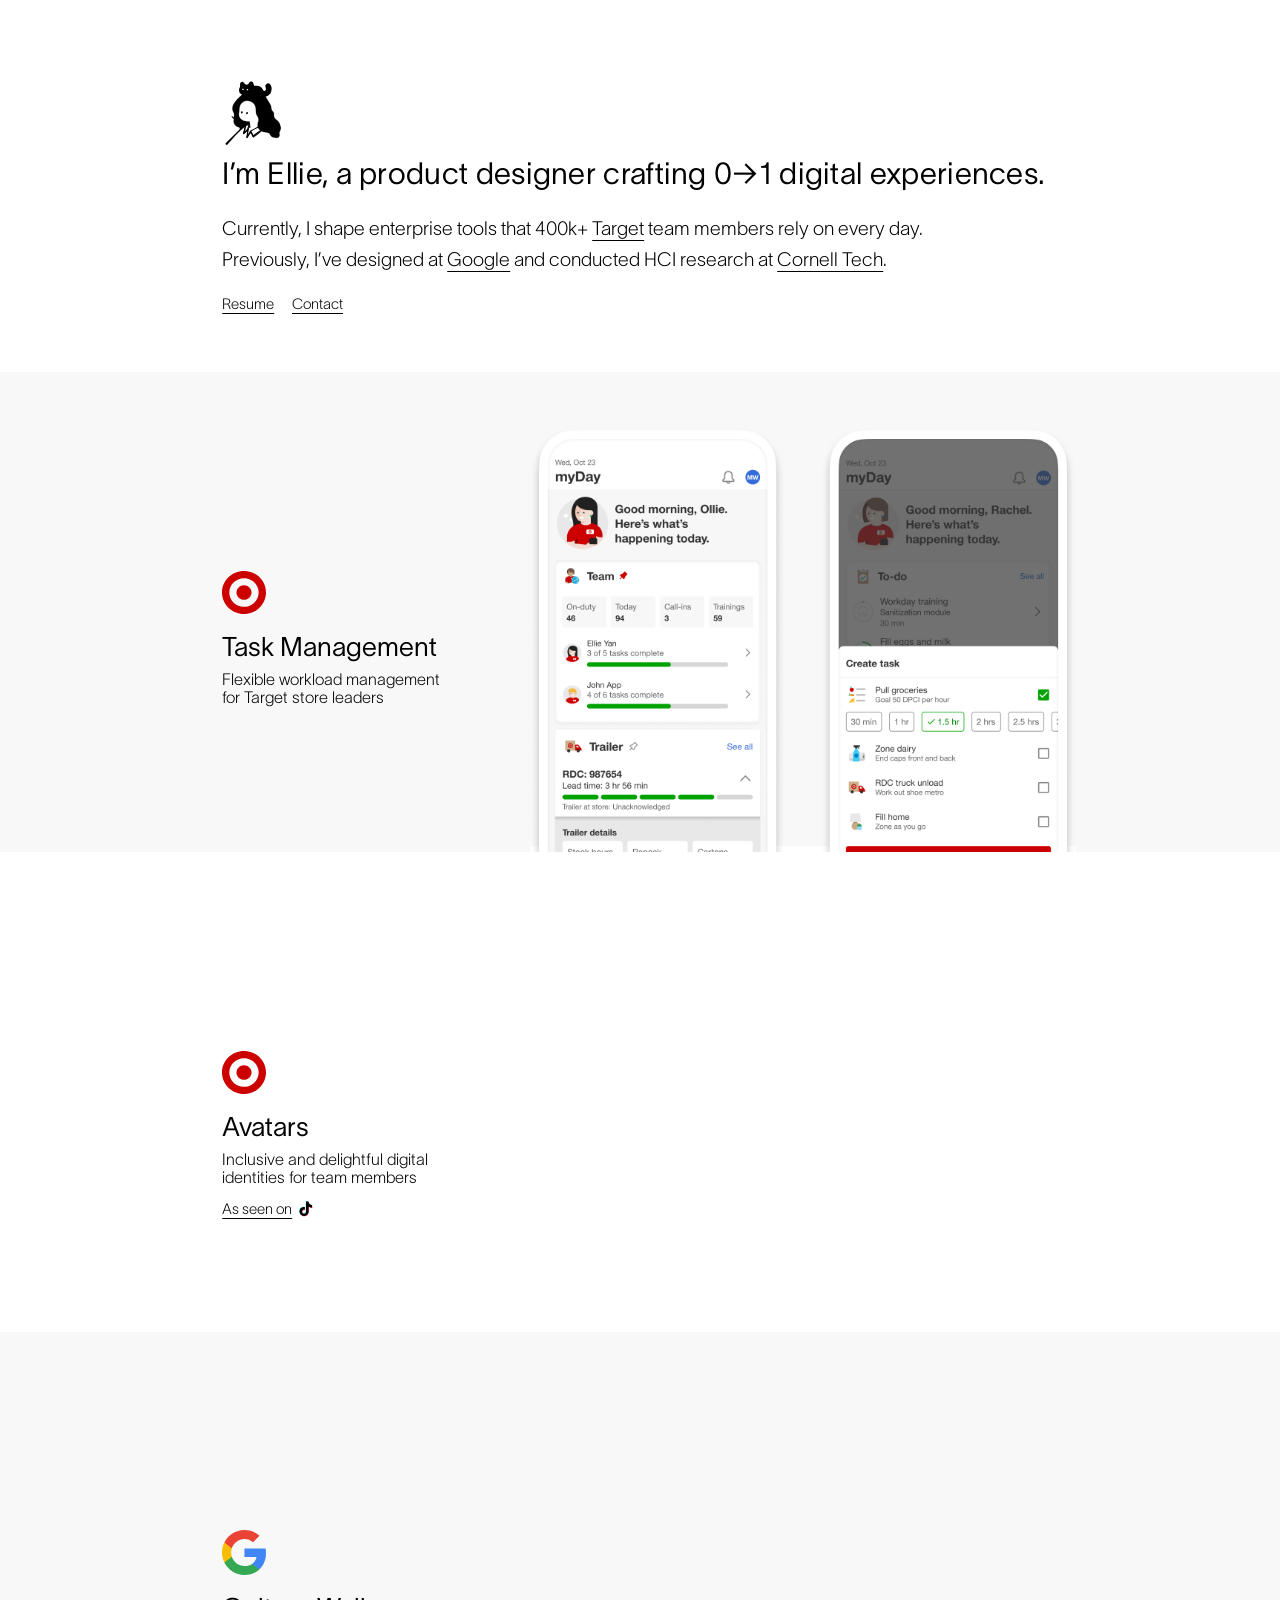
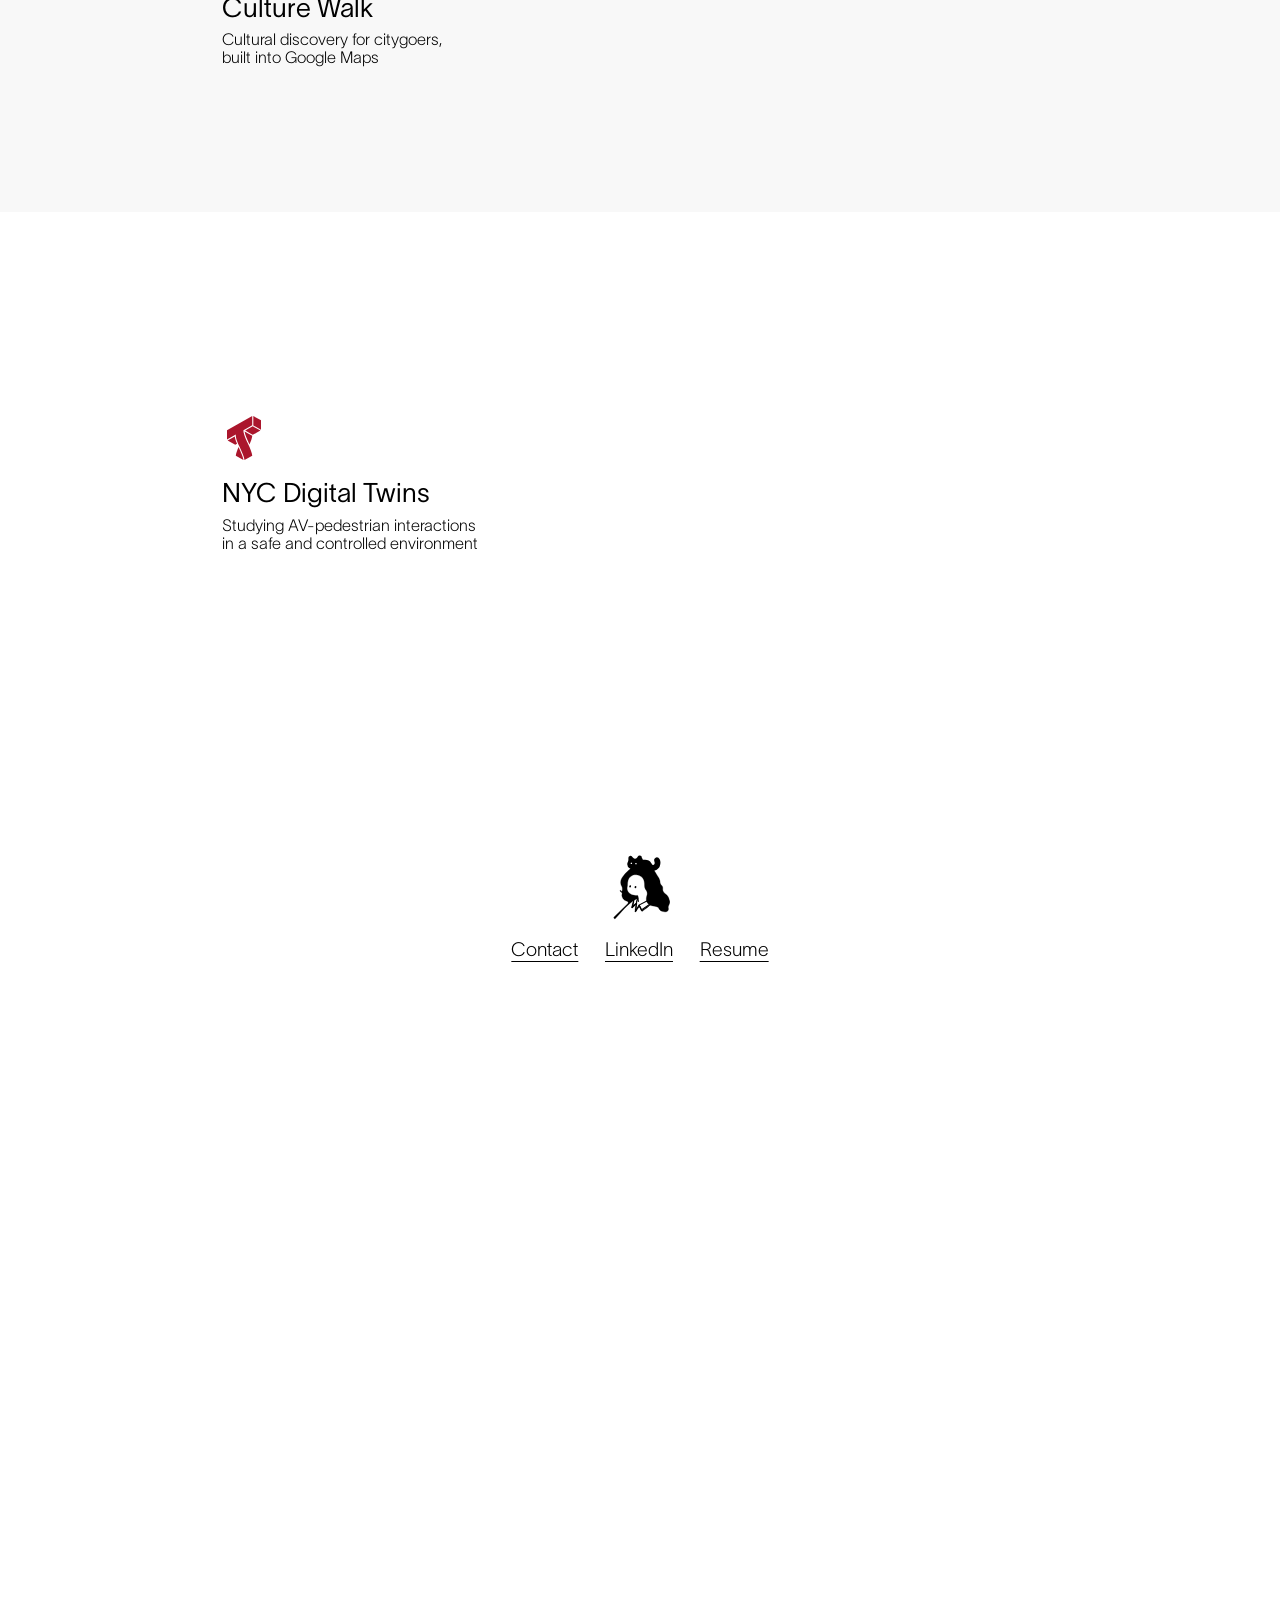
<file: index.html>
<!DOCTYPE html>
<html lang="en">
<head>
<meta charset="UTF-8">
<meta name="viewport" content="width=device-width, initial-scale=1.0">
<title>Ellie Yan</title>
<link rel="icon" type="image/svg+xml" href="favicon.svg">
<link rel="stylesheet" href="styles.css">
</head>
<body>

  <div class="page">

    <!-- ================= Intro ================= -->
    <header class="intro">
      <img class="sketch-lines" src="assets/sketch-lines.svg" alt="Ellie Yan sketch logo">
      <h1 class="intro-headline">I’m Ellie, a product designer crafting 0→1 digital experiences.</h1>
      <div class="intro-bio">
        <p>Currently, I shape enterprise tools that 400k+ <a class="u scroll-link" href="#task-management">Target</a> team members rely on every day.</p>
        <p>Previously, I’ve designed at <a class="u scroll-link" href="#culture-walk">Google</a> and conducted HCI research at <a class="u scroll-link" href="#nyc-digital-twins">Cornell Tech</a>.</p>
      </div>
      <nav class="intro-links">
        <a href="assets/ellie-yan-resume.pdf" target="_blank" rel="noopener">Resume</a>
        <a href="mailto:ellieyann0413@gmail.com">Contact</a>
      </nav>
    </header>

    <!-- ================= Projects ================= -->
    <main>

      <!-- Figma node 4204:105108 -->
      <section class="project band" id="task-management" data-deck="task-management">
        <div class="project-info">
          <img class="project-icon" src="assets/icon-section-target.svg" alt="Target" width="59" height="58.99">
          <h2><a class="deck-link" href="#deck=task-management">Task Management</a></h2>
          <p>Flexible workload management for Target store leaders</p>
        </div>
        <div class="project-scene"><div class="scene-track">
          <img class="project-graphic g-tasks" src="assets/panel-tasks.png"
               alt="myDay app screens: team overview with task progress, and a create-task flow">
        </div></div>
      </section>

      <!-- Figma node 4229:83975 -->
      <section class="project" id="avatars">
        <div class="project-info">
          <img class="project-icon" src="assets/icon-section-target.svg" alt="Target" width="59" height="58.99">
          <h2>Avatars</h2>
          <p>Inclusive and delightful digital identities for team members</p>
          <a class="tiktok-link" href="https://www.tiktok.com/@kaitlinsonday/video/7675523873265224974"
             target="_blank" rel="noopener" aria-label="As seen on TikTok (opens in a new tab)">
            As seen on
            <span class="tiktok-logo">
              <!-- TikTok glyph: the note drawn three times, cyan and red offsets under black -->
              <svg viewBox="-1 -1 26 26" aria-hidden="true">
                <defs><path id="tiktok-note" d="M12.525.02c1.31-.02 2.61-.01 3.91-.02.08 1.53.63 3.09 1.75 4.17 1.12 1.11 2.7 1.62 4.24 1.79v4.03c-1.44-.05-2.89-.35-4.2-.97-.57-.26-1.1-.59-1.62-.93-.01 2.92.01 5.84-.02 8.75-.08 1.4-.54 2.79-1.35 3.94-1.31 1.92-3.58 3.17-5.91 3.21-1.43.08-2.86-.31-4.08-1.03-2.02-1.19-3.44-3.37-3.65-5.71-.02-.5-.03-1-.01-1.49.18-1.9 1.12-3.72 2.58-4.96 1.66-1.44 3.98-2.13 6.15-1.72.02 1.48-.04 2.96-.04 4.44-.99-.32-2.15-.23-3.02.37-.63.41-1.11 1.04-1.36 1.75-.21.51-.15 1.07-.14 1.61.24 1.64 1.82 3.02 3.5 2.87 1.12-.01 2.19-.66 2.77-1.61.19-.33.4-.67.41-1.06.1-1.79.06-3.57.07-5.36.01-4.03-.01-8.05.02-12.07z"/></defs>
                <use href="#tiktok-note" fill="#25F4EE" x="-0.55" y="-0.55"/>
                <use href="#tiktok-note" fill="#FE2C55" x="0.55" y="0.55"/>
                <use href="#tiktok-note" fill="#000000"/>
              </svg>
            </span>
          </a>
        </div>
        <div class="project-scene"><div class="scene-track">
          <img class="project-graphic g-avatars" src="assets/panel-avatars.png"
               alt="Avatar customization screens: skin, hair, face and shirt options, and a personalized profile">
        </div></div>
      </section>

      <!-- Figma node 4229:84868 -->
      <section class="project band" id="culture-walk" data-deck="culture-walk">
        <div class="project-info">
          <img class="project-icon project-icon--google" src="assets/icon-section-google.svg" alt="Google" width="59" height="60.21">
          <h2><a class="deck-link" href="#deck=culture-walk">Culture Walk</a></h2>
          <p>Cultural discovery for citygoers, built into Google Maps</p>
        </div>
        <div class="project-scene"><div class="scene-track">
          <img class="project-graphic g-culture" src="assets/panel-culture.png"
               alt="Google Maps AR street view and a place card telling the story of Pisillo Italian Panini">
        </div></div>
      </section>

      <!-- Figma node 4229:85400 -->
      <section class="project" id="nyc-digital-twins">
        <div class="project-info">
          <img class="project-icon project-icon--cornell" src="assets/icon-section-cornell.svg" alt="Cornell Tech" width="46.21" height="59">
          <h2>NYC Digital Twins</h2>
          <p>Studying AV-pedestrian interactions in a safe and controlled environment</p>
        </div>
        <div class="project-scene"><div class="scene-track">
          <img class="project-graphic g-laptop" src="assets/panel-cornell-laptop.png"
               alt="Laptop running a digital-twin driving simulator of a New York City street">
          <img class="project-graphic g-oculus" src="assets/panel-oculus.png"
               alt="Oculus VR headset">
        </div></div>
      </section>

    </main>

    <!-- ================= Footer ================= -->
    <footer class="footer">
      <img class="sketch-lines" src="assets/sketch-lines.svg" alt="Ellie Yan sketch logo">
      <nav class="footer-links">
        <a href="mailto:ellieyann0413@gmail.com">Contact</a>
        <a href="https://www.linkedin.com/in/ellieeyann/" target="_blank" rel="noopener">LinkedIn</a>
        <a href="assets/ellie-yan-resume.pdf" target="_blank" rel="noopener">Resume</a>
      </nav>
    </footer>

  </div>

  <!-- ================= Deck viewer ================= -->
  <!-- Opened by #deck=<slug> links; slides live in assets/decks/<slug>/ -->
  <div class="deck" id="deck" role="dialog" aria-modal="true" aria-labelledby="deck-title" tabindex="-1" hidden>
    <header class="deck-bar">
      <button class="deck-back" type="button" aria-label="Back">
        <svg viewBox="0 0 24 24" aria-hidden="true"><path d="M15 4.5 7.5 12l7.5 7.5" fill="none" stroke="currentColor" stroke-width="1.3"/></svg>
      </button>
      <h2 class="deck-title" id="deck-title"></h2>
    </header>
    <form class="deck-lock" hidden>
      <p>This deck is password protected.</p>
      <div class="deck-lock-row">
        <input class="deck-password" type="password" autocomplete="current-password"
               aria-label="Password" placeholder="Password">
        <button class="deck-unlock" type="submit" aria-label="Unlock">
          <svg viewBox="0 0 24 24" aria-hidden="true">
            <!-- Legs run down behind the body (which is filled to hide them),
                 so the shackle can lift without detaching -->
            <path class="lock-shackle" d="M8.5 15V7.5a3.5 3.5 0 0 1 7 0V15" fill="none" stroke="currentColor" stroke-width="1.3"/>
            <rect class="lock-body" x="5.5" y="11" width="13" height="9.5" rx="1.5" stroke="currentColor" stroke-width="1.3"/>
          </svg>
        </button>
      </div>
      <p class="deck-error" role="alert"></p>
    </form>
    <div class="deck-stage" hidden>
      <div class="deck-frame">
        <img class="deck-slide" alt=""><img class="deck-slide" alt="">
        <div class="deck-progress" role="progressbar" aria-label="Deck progress" aria-valuemin="1">
          <div class="deck-progress-fill"></div>
        </div>
      </div>
    </div>
    <footer class="deck-controls" hidden>
      <button class="deck-prev" type="button" aria-label="Previous slide">
        <svg viewBox="0 0 24 24" aria-hidden="true"><path d="M15 4.5 7.5 12l7.5 7.5" fill="none" stroke="currentColor" stroke-width="1.3"/></svg>
      </button>
      <button class="deck-next" type="button" aria-label="Next slide">
        <svg viewBox="0 0 24 24" aria-hidden="true"><path d="M9 4.5 16.5 12 9 19.5" fill="none" stroke="currentColor" stroke-width="1.3"/></svg>
      </button>
    </footer>
  </div>

  <script>
    // On desktop the page is laid out at the design's native 1728px width
    // and zoomed as one unit so every window size shows the same
    // proportions (zoom, unlike transform, keeps scroll height in sync).
    // Below the mobile breakpoint the layout reflows instead, so the zoom
    // is dropped — scaling 1728px down to a phone would be unreadable.
    (function () {
      var MOBILE = 900;
      function fit() {
        var w = document.documentElement.clientWidth;
        document.body.style.zoom = w <= MOBILE ? '' : w / 1728;
      }
      window.addEventListener('resize', fit);
      fit();
    })();

    // Glass-lens cursor riding the pointer 1:1 (ported from the
    // deployed site). Appended to <html>, not <body>, so the body
    // zoom doesn't scale the dot or skew its tracking.
    (function () {
      if (!window.matchMedia('(hover: hover) and (pointer: fine)').matches) return;

      var dot = document.createElement('div');
      dot.className = 'cursor-dot';
      dot.setAttribute('aria-hidden', 'true');
      document.documentElement.appendChild(dot);
      document.documentElement.classList.add('custom-cursor');

      var CLICKABLE = 'a, button, [role="button"], input, select, textarea, label, [data-deck]';

      window.addEventListener('pointermove', function (e) {
        dot.style.transform = 'translate(' + e.clientX + 'px,' + e.clientY + 'px)';
        dot.classList.add('on');
        var hit = e.target && e.target.closest ? e.target.closest(CLICKABLE) : null;
        dot.classList.toggle('link', !!hit);
      }, { passive: true });

      window.addEventListener('pointerdown', function () { dot.classList.add('down'); });
      window.addEventListener('pointerup',   function () { dot.classList.remove('down'); });

      // Hide the dot when the pointer leaves the window
      document.documentElement.addEventListener('mouseleave', function () { dot.classList.remove('on'); });
      document.documentElement.addEventListener('mouseenter', function () { dot.classList.add('on'); });
    })();

    // Bio links scroll to their project section (scrollIntoView stays
    // correct under the body zoom, unlike native anchor jumps)
    document.querySelectorAll('.scroll-link').forEach(function (link) {
      link.addEventListener('click', function (e) {
        e.preventDefault();
        document.querySelector(link.getAttribute('href'))
          .scrollIntoView({ behavior: 'smooth' });
      });
    });

    // Scroll reveals (skipped for prefers-reduced-motion via the CSS gate):
    //   .in-view    — set once, the first time a section appears. Drives the
    //                 project text, which settles in and then stays put.
    //   .on-screen  — toggled, so the graphics rise from the bottom again
    //                 every time their section is scrolled back to.
    // The two thresholds give the toggle hysteresis: a section has to be a
    // quarter visible to arrive and all but gone to leave, so a graphic
    // parked near the edge of the viewport can't flicker.
    (function () {
      var observer = new IntersectionObserver(function (entries) {
        entries.forEach(function (entry) {
          if (entry.intersectionRatio >= 0.25) {
            entry.target.classList.add('in-view', 'on-screen');
          } else if (entry.intersectionRatio <= 0.02) {
            entry.target.classList.remove('on-screen');
          }
        });
      }, { threshold: [0, 0.02, 0.25] });
      document.querySelectorAll('.project').forEach(function (el) {
        observer.observe(el);
      });
    })();

    // Deck viewer. The URL hash is the source of truth: #deck=<slug>
    // opens a deck (with &slide=<n> kept current so links can be shared
    // mid-deck), and clearing it closes the viewer — so the back button
    // closes it too. Like the cursor dot, the overlay is moved onto
    // <html> so the body zoom doesn't scale it.
    //
    // Protected decks are AES-GCM ciphertext (see tools/encrypt-deck.mjs).
    // The password is stretched into the key in the browser, and the key
    // is kept in sessionStorage so a deck stays unlocked for the visit.
    //
    // Read mode: once someone starts paging through, the top bar fades
    // away. A quick jiggle of the cursor, or moving it up to the top of
    // the screen, brings it back until the pointer settles again.
    (function () {
      var deck = document.getElementById('deck');
      document.documentElement.appendChild(deck);

      var $ = function (sel) { return deck.querySelector(sel); };
      var bar = $('.deck-bar'), titleEl = $('.deck-title'), backBtn = $('.deck-back');
      var lock = $('.deck-lock'), input = $('.deck-password');
      var unlockBtn = $('.deck-unlock'), errorEl = $('.deck-error');
      var stage = $('.deck-stage'), frame = $('.deck-frame');
      var imgs = deck.querySelectorAll('.deck-slide'), front = 0; // two layers to crossfade between
      var controls = $('.deck-controls'), progress = $('.deck-progress'), progressFill = $('.deck-progress-fill');
      var prevBtn = $('.deck-prev'), nextBtn = $('.deck-next');

      var current = null;   // { slug, manifest, key, index, slides: {i: Promise<url>} }
      var opening = null;   // slug being loaded, so repeat hashchanges don't double-open
      var openedByLink = false;
      var returnFocus = null;

      function parseHash() {
        var m = location.hash.match(/^#deck=([\w-]+)(?:&slide=(\d+))?$/);
        return m ? { slug: m[1], slide: m[2] ? +m[2] - 1 : 0 } : null;
      }

      function fromBase64(s) {
        return Uint8Array.from(atob(s), function (c) { return c.charCodeAt(0); });
      }
      function toBase64(buf) {
        return btoa(String.fromCharCode.apply(null, new Uint8Array(buf)));
      }

      function deriveKey(manifest, password) {
        var kdf = manifest.kdf;
        return crypto.subtle.importKey('raw', new TextEncoder().encode(password), 'PBKDF2', false, ['deriveKey'])
          .then(function (base) {
            return crypto.subtle.deriveKey(
              { name: 'PBKDF2', hash: kdf.hash, salt: fromBase64(kdf.salt), iterations: kdf.iterations },
              base, { name: 'AES-GCM', length: 256 }, true, ['decrypt']);
          });
      }

      function storageGet(k) { try { return sessionStorage.getItem(k); } catch (e) { return null; } }
      function storageSet(k, v) { try { sessionStorage.setItem(k, v); } catch (e) {} }

      // Fetches (and decrypts) one slide into an object URL, cached per deck
      function loadSlide(state, i) {
        if (!state.slides[i]) {
          var m = state.manifest;
          var file = 'assets/decks/' + state.slug + '/' + String(i + 1).padStart(2, '0') + '.' + m.ext;
          state.slides[i] = fetch(file)
            .then(function (r) {
              if (!r.ok) throw new Error('Missing slide ' + file);
              return r.arrayBuffer();
            })
            .then(function (buf) {
              if (!m.kdf) return buf;
              return crypto.subtle.decrypt(
                { name: 'AES-GCM', iv: new Uint8Array(buf, 0, 12) }, state.key, new Uint8Array(buf, 12));
            })
            .then(function (data) {
              return URL.createObjectURL(new Blob([data], { type: 'image/webp' }));
            });
          // A failed load (e.g. a wrong key) shouldn't poison the cache
          state.slides[i].catch(function () { delete state.slides[i]; });
        }
        return state.slides[i];
      }

      function show(i) {
        var state = current;
        i = Math.max(0, Math.min(state.manifest.count - 1, i));
        state.index = i;
        var n = state.manifest.count;
        progressFill.style.width = ((i + 1) / n * 100) + '%';
        progress.setAttribute('aria-valuemax', n);
        progress.setAttribute('aria-valuenow', i + 1);
        progress.setAttribute('aria-valuetext', 'Slide ' + (i + 1) + ' of ' + n);
        prevBtn.disabled = i === 0;
        nextBtn.disabled = i === state.manifest.count - 1;
        history.replaceState(null, '', '#deck=' + state.slug + (i ? '&slide=' + (i + 1) : ''));
        loadSlide(state, i).then(function (url) {
          if (current !== state || state.index !== i) return; // navigated on meanwhile
          present(url, state.manifest.title + ', slide ' + (i + 1) + ' of ' + state.manifest.count, function () {
            return current === state && state.index === i;
          });
        });
        // Warm up the neighbours so arrowing through feels instant
        if (i + 1 < state.manifest.count) loadSlide(state, i + 1);
        if (i > 0) loadSlide(state, i - 1);
      }

      // Crossfades to a slide: the new one is decoded on the back layer,
      // raised above the old one, and faded in over it. The frame itself
      // only fades on the first slide, so paging never blinks to empty.
      function present(url, alt, stillWanted) {
        var next = imgs[1 - front], prev = imgs[front];
        next.classList.remove('is-shown'); // instant: the fade only runs on the way in
        next.src = url;
        next.decode().catch(function () {}).then(function () {
          if (!stillWanted()) return;
          prev.style.zIndex = 1;
          next.style.zIndex = 2;
          next.alt = alt;
          prev.alt = '';
          void next.offsetWidth;
          next.classList.add('is-shown');
          frame.classList.add('is-shown');
          front = 1 - front;
        });
      }

      function resetSlides() {
        frame.classList.remove('is-shown');
        imgs.forEach(function (el) {
          el.classList.remove('is-shown');
          el.removeAttribute('src');
          el.alt = '';
        });
      }

      // Paging by the reader (as opposed to opening on a slide)
      function go(i) {
        if (!current) return;
        show(i);
        current.reading = true;
        sleep();
      }

      // Soft fades between the viewer's screens (password → slides).
      // fadeIn un-hides and lets the .is-visible transition run;
      // fadeOut runs it in reverse, then hides.
      var FADE_MS = 500;
      function fadeIn(el) {
        el.hidden = false;
        el.classList.remove('is-visible');
        void el.offsetWidth;
        el.classList.add('is-visible');
      }
      function fadeOut(el, then) {
        el.classList.remove('is-visible');
        setTimeout(function () {
          if (el.classList.contains('is-visible')) return; // faded back in meanwhile
          el.hidden = true;
          if (then) then();
        }, FADE_MS);
      }

      function startViewing(state, slide) {
        current = state;
        function reveal() {
          if (current !== state) return;
          fadeIn(stage);
          fadeIn(controls);
          show(slide);
          // Focus the dialog itself rather than a control, so arrow keys
          // work straight away without a focus ring appearing on a button
          deck.focus();
        }
        if (lock.hidden) reveal();
        else fadeOut(lock, reveal);
      }

      function open(slug, slide) {
        opening = slug;
        fetch('assets/decks/' + slug + '/deck.json')
          .then(function (r) {
            if (!r.ok) throw new Error('No deck ' + slug);
            return r.json();
          })
          .then(function (manifest) {
            if (opening !== slug) return;
            opening = null;
            var state = { slug: slug, manifest: manifest, key: null, index: 0, slides: {} };
            current = state;

            returnFocus = document.activeElement;
            titleEl.textContent = manifest.title;
            resetSlides();
            [lock, stage, controls].forEach(function (el) {
              el.hidden = true;
              el.classList.remove('is-visible');
            });
            deck.classList.remove('is-reading');
            clearTimeout(deck.hideTimer);
            deck.hidden = false;
            void deck.offsetWidth; // so the fade starts from transparent
            deck.classList.add('is-open');
            document.documentElement.classList.add('deck-open');

            if (!manifest.kdf) return startViewing(state, slide);

            var saved = storageGet('deck-key:' + slug);
            var restore = saved
              ? crypto.subtle.importKey('raw', fromBase64(saved), 'AES-GCM', true, ['decrypt'])
              : Promise.reject();
            restore
              .then(function (key) {
                state.key = key;
                return loadSlide(state, 0); // proves the saved key still fits this deck
              })
              .then(function () { if (current === state) startViewing(state, slide); },
                    function () { if (current === state) showLock(slide); });
          })
          .catch(function () {
            opening = null;
            clearHash();
          });
      }

      function showLock(slide) {
        lock.dataset.slide = slide;
        errorEl.textContent = '';
        input.value = '';
        unlockBtn.disabled = false;
        unlockBtn.classList.remove('is-busy', 'is-unlocked');
        fadeIn(lock);
        input.focus();
      }

      lock.addEventListener('submit', function (e) {
        e.preventDefault();
        var state = current;
        if (!input.value) return;
        unlockBtn.disabled = true;
        unlockBtn.classList.add('is-busy'); // the lock breathes while the key is derived
        errorEl.textContent = '';
        deriveKey(state.manifest, input.value)
          .then(function (key) {
            state.key = key;
            return loadSlide(state, 0).then(function () { return crypto.subtle.exportKey('raw', key); });
          })
          .then(function (raw) {
            storageSet('deck-key:' + state.slug, toBase64(raw));
            // The shackle swings open, holds a beat, then the deck fades in
            unlockBtn.classList.remove('is-busy');
            unlockBtn.classList.add('is-unlocked');
            setTimeout(function () {
              if (current === state) startViewing(state, +lock.dataset.slide || 0);
            }, 1000);
          }, function () {
            state.key = null;
            unlockBtn.disabled = false;
            unlockBtn.classList.remove('is-busy');
            errorEl.textContent = 'That password didn’t work.';
            input.select();
          });
      });

      function teardown() {
        if (!current && !opening) return;
        var state = current;
        current = opening = null;
        clearTimeout(wakeTimer);
        // Fade out, then take it out of the page — unless a deck was
        // reopened in the meantime
        deck.classList.remove('is-open');
        clearTimeout(deck.hideTimer);
        deck.hideTimer = setTimeout(function () {
          if (deck.classList.contains('is-open')) return;
          deck.hidden = true;
          resetSlides();
        }, 400);
        document.documentElement.classList.remove('deck-open');
        if (state) {
          Object.keys(state.slides).forEach(function (i) {
            state.slides[i].then(URL.revokeObjectURL, function () {});
          });
        }
        if (returnFocus && returnFocus.focus) returnFocus.focus();
      }

      function clearHash() {
        history.replaceState(null, '', location.pathname + location.search);
        teardown();
      }

      // Opened from a link on this page → step back through history, so
      // Back afterwards doesn't reopen it. Opened from a shared URL → just
      // strip the hash.
      function close() {
        if (openedByLink) { openedByLink = false; history.back(); }
        else clearHash();
      }

      function route() {
        var target = parseHash();
        if (!target) return teardown();
        if (current && current.slug === target.slug) return;
        if (current) teardown();
        open(target.slug, target.slide);
      }

      document.querySelectorAll('.deck-link').forEach(function (link) {
        link.addEventListener('click', function () { openedByLink = true; });
      });

      // A project with a deck is clickable anywhere, not just on its title
      // link (which stays as the keyboard and screen-reader route in)
      document.querySelectorAll('[data-deck]').forEach(function (section) {
        var link = section.querySelector('.deck-link');
        section.addEventListener('click', function (e) {
          if (!e.target.closest('a')) link.click();
        });
      });
      window.addEventListener('hashchange', route);
      route();

      backBtn.addEventListener('click', close);
      prevBtn.addEventListener('click', function () { go(current.index - 1); });
      nextBtn.addEventListener('click', function () { go(current.index + 1); });

      // Clicking the slide pages through it: left third back, rest forward
      var swiped = false;
      frame.addEventListener('click', function (e) {
        if (swiped) { swiped = false; return; }
        var box = frame.getBoundingClientRect();
        go(current.index + (e.clientX - box.left < box.width / 3 ? -1 : 1));
      });

      // Touch swipes
      var startX = null, startY = null;
      stage.addEventListener('pointerdown', function (e) {
        if (e.pointerType === 'mouse') return;
        startX = e.clientX; startY = e.clientY;
      });
      stage.addEventListener('pointerup', function (e) {
        if (startX === null) return;
        var dx = e.clientX - startX, dy = e.clientY - startY;
        startX = null;
        if (Math.abs(dx) > 40 && Math.abs(dx) > Math.abs(dy)) {
          swiped = true;
          go(current.index + (dx < 0 ? 1 : -1));
        }
      });

      document.addEventListener('keydown', function (e) {
        if (!deck.classList.contains('is-open')) return;
        if (e.key === 'Escape') { e.preventDefault(); return close(); }
        if (e.key === 'Tab') return trapFocus(e);
        if (!current || !current.key && current.manifest.kdf || e.target === input) return;
        if (e.key === 'ArrowRight' || e.key === 'PageDown' || e.key === ' ') {
          e.preventDefault(); go(current.index + 1);
        } else if (e.key === 'ArrowLeft' || e.key === 'PageUp') {
          e.preventDefault(); go(current.index - 1);
        } else if (e.key === 'Home') {
          e.preventDefault(); go(0);
        } else if (e.key === 'End') {
          e.preventDefault(); go(current.manifest.count - 1);
        }
      });

      // ---- Read mode ----
      var WAKE_FOR = 2000;    // ms the bar stays up after the pointer settles
      var TOP_ZONE = 120;     // px from the top that always shows the bar
      var JIGGLE = 150;       // px of pointer travel within…
      var JIGGLE_WINDOW = 300; // …this many ms counts as a jiggle
      var wakeTimer = null, pointerAtTop = false, trail = [];

      function sleep() {
        clearTimeout(wakeTimer);
        if (!current || !current.reading) return;
        if (pointerAtTop || bar.contains(document.activeElement)) {
          wakeTimer = setTimeout(sleep, WAKE_FOR);
          return;
        }
        deck.classList.add('is-reading');
      }

      function wake() {
        deck.classList.remove('is-reading');
        clearTimeout(wakeTimer);
        wakeTimer = setTimeout(sleep, WAKE_FOR);
      }

      deck.addEventListener('mousemove', function (e) {
        if (!current || !current.reading) return;
        pointerAtTop = e.clientY < TOP_ZONE;
        trail.push({ x: e.clientX, y: e.clientY, t: e.timeStamp });
        while (trail.length && e.timeStamp - trail[0].t > JIGGLE_WINDOW) trail.shift();
        var travel = 0;
        for (var k = 1; k < trail.length; k++) {
          travel += Math.hypot(trail[k].x - trail[k - 1].x, trail[k].y - trail[k - 1].y);
        }
        if (pointerAtTop || travel > JIGGLE) {
          trail = [];
          wake();
        }
      });

      deck.addEventListener('mouseleave', function () { pointerAtTop = false; });

      // No cursor on touch screens: a tap anywhere off the slide wakes it
      deck.addEventListener('pointerdown', function (e) {
        if (e.pointerType !== 'mouse' && current && current.reading && !frame.contains(e.target)) wake();
      });

      // Tabbing onto the back button brings the bar up with it
      bar.addEventListener('focusin', function () { if (current && current.reading) wake(); });

      // Keep Tab cycling within the open dialog
      function trapFocus(e) {
        var items = Array.prototype.filter.call(
          deck.querySelectorAll('button, input'),
          function (el) { return !el.disabled && el.offsetParent !== null; });
        if (!items.length) return;
        var first = items[0], last = items[items.length - 1];
        if (e.shiftKey && document.activeElement === first) { e.preventDefault(); last.focus(); }
        else if (!e.shiftKey && document.activeElement === last) { e.preventDefault(); first.focus(); }
      }
    })();
  </script>

</body>
</html>
</file>
<file: styles.css>
/* ============================================================
   Ellie's Journey — Home, scrolling page
   Design source: Figma node 4204:105105 (1728×3675 artboard)
   ============================================================ */

@font-face {
  font-family: 'TWK Lausanne';
  src: url('fonts/twk_lausanne/TWKLausanne-150.otf') format('opentype');
  font-weight: 150;
  font-style: normal;
  font-display: swap;
}

@font-face {
  font-family: 'TWK Lausanne';
  src: url('fonts/twk_lausanne/TWKLausanne-250.woff2') format('woff2'),
       url('fonts/twk_lausanne/TWKLausanne-250.otf') format('opentype');
  font-weight: 250;
  font-style: normal;
  font-display: swap;
}

:root {
  --text-primary: #000000;
  --bg-page: #FFFFFF;
  --bg-band: #F8F8F8;

  --font-display: 'TWK Lausanne', 'Helvetica Neue', Helvetica, Arial, sans-serif;
}

* { box-sizing: border-box; }

/* ---------------- Custom cursor ---------------- */
/* Glass lens riding the pointer 1:1 (ported from the deployed site).
   Only on precise hover devices; the script tags <html> with
   .custom-cursor once the dot exists, so without JS the native
   cursor is untouched. */

@media (hover: hover) and (pointer: fine) {
  .custom-cursor, .custom-cursor * { cursor: none; }
}

/* The dot is appended to <html>, outside the zoomed <body>, so
   pointer coordinates map to it without zoom compensation */
.cursor-dot {
  position: fixed;
  left: 0;
  top: 0;
  width: 36px;
  height: 36px;
  margin: -18px 0 0 -18px;
  border-radius: 50%;
  /* Clear glass lens: transparent centre, one rim-light that fades
     smoothly into the border (a single ring, no nested circles), a
     light refracting blur underneath and a soft lift */
  background: radial-gradient(circle,
      rgba(255, 255, 255, 0) 70%,
      rgba(255, 255, 255, 0.30) 100%);
  backdrop-filter: blur(1.5px) saturate(1.6) brightness(1.03);
  -webkit-backdrop-filter: blur(1.5px) saturate(1.6) brightness(1.03);
  box-shadow: 0 2px 6px rgba(0, 0, 0, 0.10);
  pointer-events: none;
  z-index: 9999;
  opacity: 0;
  transition: width 0.2s ease, height 0.2s ease, margin 0.2s ease,
              background-color 0.2s ease, border-color 0.2s ease,
              box-shadow 0.2s ease, opacity 0.15s ease;
}

/* Translucency lives in the glass fill, so the element itself is solid */
.cursor-dot.on { opacity: 1; }

/* Over anything interactive the lens keeps its glass look and simply
   swells, signalling "you can act here" */
.cursor-dot.link {
  width: 48px;
  height: 48px;
  margin: -24px 0 0 -24px;
}

.cursor-dot.down { opacity: 0.7; }

body {
  margin: 0;
  background: var(--bg-page);
  color: var(--text-primary);
  font-family: var(--font-display);
  -webkit-font-smoothing: antialiased;
}

/* Everything is laid out at the design's native 1728px width;
   a JS-set body zoom scales the whole page to the viewport. */
.page { width: 1728px; }

/* Underlined words and links share the design's underline metrics */
.u,
.intro-links a,
.footer-links a {
  color: inherit;
  text-decoration: underline;
  text-decoration-thickness: 1px;
  text-decoration-skip-ink: none;
  text-underline-position: from-font;
  transition: color 0.2s ease;
}

.u:hover,
.intro-links a:hover,
.footer-links a:hover {
  color: #8A8A8A;
}

/* ---------------- Intro ---------------- */

/* Narrower than the Figma artboard's 133px margins: the intro column
   is pulled in (à la mikeleotta.com) and its type scaled down so the
   first project band peeks above the fold. */
.intro {
  margin: 110px 300px 80px;
  width: 1128px;
}

.intro .sketch-lines {
  width: 79.83px;
  height: 89.01px;
  display: block;
  margin-bottom: 12px;
}

/* Sized to sit on a single line: the headline measures 27.03px wide per
   1px of font size, so 41px fills 1108 of the column's 1128px. */
.intro-headline {
  margin: 0;
  font-size: 41px;
  font-weight: 250; /* TWK Lausanne 250 */
  letter-spacing: 0.01em;
  line-height: normal;
  white-space: nowrap;
}

.intro-bio {
  margin-top: 36px;
  display: flex;
  flex-direction: column;
  gap: 12px;
}

.intro-bio p {
  margin: 0;
  font-size: 26px;
  font-weight: 150; /* TWK Lausanne 150 */
  line-height: normal;
}

.intro-links {
  margin-top: 36px;
  display: flex;
  align-items: center;
  gap: 24px;
  font-size: 20px;
  font-weight: 150;
  line-height: normal;
}

/* ---------------- Projects ---------------- */

/* Each project is a fixed 648px band; the card graphics are taller
   than the band and crop off its bottom edge, so bands clip. */
.project {
  position: relative;
  height: 648px;
  overflow: hidden;
}

.band { background: var(--bg-band); }

/* Info column left-aligns with the intro's 300px margin. Specs and
   graphics rise up gently when the section first scrolls into view
   (.in-view is set on the section); graphics trail the text slightly. */
.project-info {
  position: absolute;
  left: 300px;
  top: 268.6px;
  width: 360px; /* keeps a clear gutter before the graphics at 716px */
}

/* Both rise from below and decelerate hard at the end — the long tail of
   this curve is what reads as the piece "locking" into position rather
   than coasting to a stop. The slight scale-up lands with it. */
.project-info,
.project-graphic {
  opacity: 0;
  transform: translateY(28px) scale(0.985);
  transition: opacity 0.55s ease-out,
              transform 0.8s cubic-bezier(0.16, 1, 0.3, 1);
}

/* Graphics trail the text in */
.project-graphic { transition-delay: 0.12s; }

/* The text settles once (.in-view is never removed); the graphics are
   keyed to .on-screen, which toggles, so they rise again on every return */
.project.in-view .project-info,
.project.on-screen .project-graphic {
  opacity: 1;
  transform: translateY(0) scale(1);
}

/* The mirrored headset keeps its flip through every animation state */
.project .g-oculus { transform: translateY(28px) scale(0.985) scaleX(-1); }
.project.on-screen .g-oculus { transform: scaleX(-1); }

#culture-walk .project-info { top: 268px; }
#nyc-digital-twins .project-info { top: 276.5px; }

.project-icon {
  display: block;
  margin-bottom: 24px;
}

/* The Cornell glyph is narrower than the 59px icon box; keep it
   centered where the box would be */
.project-icon--cornell { margin-left: 6.4px; }

.project-info h2 {
  margin: 0 0 12px;
  font-size: 36px;
  font-weight: 250;
  line-height: normal;
}

.project-info p {
  margin: 0;
  font-size: 22px;
  font-weight: 150;
  line-height: normal;
  text-wrap: balance; /* evens out the two description lines */
}

/* Graphics are baked Figma exports whose drop shadows bleed ~24px
   past the node box, hence the negative offsets from the node
   positions (tasks/avatars node: 821,99 · culture node: 820,99). */
.project-graphic {
  position: absolute;
  display: block;
}

/* .project-scene / .scene-track wrap every graphic. They're inert here —
   plain static divs establish no containing block, so the graphics still
   position against .project — and only take on a role on mobile, where
   they become the horizontal scroller and its track. */

/* Graphics are pulled left so their visible right edge sits on the
   intro's right margin (1728 − 300 = 1428). */
.g-tasks,
.g-avatars {
  left: 716px;
  top: 75px;
  width: 736px;
  height: 692px;
}

.g-culture {
  left: 715px;
  top: 75px;
  width: 737px;
  height: 691.5px;
}

/* Laptop + headset are scaled ×0.8515 about the headset's visible
   left edge (677) and the band bottom (648) so the laptop's right
   edge also lands on the 1428 margin */
.g-laptop {
  left: 763.4px;
  top: 200.1px;
  width: 679.1px;
  height: 447.9px;
}

/* The Figma node mirrors its source photo, so the raw asset renders
   flipped; mirror it back */
.g-oculus {
  left: 592.9px;
  top: 427.9px;
  width: 458.2px;
  height: 238.9px;
  transform: scaleX(-1);
}

/* A project with a deck opens it from anywhere in its band. Its title
   is the actual link (for keyboards and screen readers), styled as
   plain text. */
[data-deck] { cursor: pointer; }

.deck-link {
  color: inherit;
  text-decoration: none;
}

/* Hovering a deck project's graphic swells it slightly. Uses the
   standalone `scale` property so it stacks on the reveal's transform
   without fighting it, and skips the reveal's entrance delay. */
[data-deck] .project-graphic {
  transform-origin: 50% 40%;
  transition: opacity 0.55s ease-out,
              transform 0.8s cubic-bezier(0.16, 1, 0.3, 1),
              scale 0.45s cubic-bezier(0.16, 1, 0.3, 1);
  transition-delay: 0.12s, 0.12s, 0s;
}

@media (hover: hover) {
  [data-deck].on-screen .project-graphic:hover { scale: 1.03; }
}

/* "As seen on" + the TikTok glyph, under the Avatars description */
.tiktok-link {
  display: inline-flex;
  align-items: center;
  gap: 8px;
  margin-top: 20px;
  color: inherit;
  font-size: 20px; /* matches the intro links */
  font-weight: 150;
  text-decoration: underline;
  text-decoration-thickness: 1px;
  text-decoration-skip-ink: none;
  text-underline-position: from-font;
  transition: color 0.2s ease;
}

.tiktok-logo svg {
  display: block;
  width: 1.05em;
  height: 1.05em;
}

.tiktok-logo { transition: opacity 0.2s ease; }

.tiktok-link:hover { color: #8A8A8A; }
.tiktok-link:hover .tiktok-logo { opacity: 0.7; }

/* ---------------- Deck viewer ---------------- */

/* Lives on <html>, outside the zoomed body, so it's sized in real
   viewport pixels. Sits just under the cursor dot. */
.deck {
  position: fixed;
  inset: 0;
  z-index: 9000;
  display: flex;
  flex-direction: column;
  background: var(--bg-band);
  color: var(--text-primary);
  font-family: var(--font-display);
  -webkit-font-smoothing: antialiased;
  opacity: 0;
  transition: opacity 0.6s cubic-bezier(0.25, 0.1, 0.25, 1);
}

/* Fades in on open (and back out on close, before it's hidden) */
.deck.is-open { opacity: 1; }
.deck:not(.is-open) { pointer-events: none; }

.deck[hidden],
.deck [hidden] { display: none !important; }

/* The page behind stays put while a deck is open */
html.deck-open { overflow: hidden; }

/* Zero-specificity reset, so the button rules below override it */
:where(.deck button) {
  font: inherit;
  color: inherit;
  background: none;
  border: 0;
  padding: 0;
  cursor: pointer;
}

.deck-bar,
.deck-controls {
  display: flex;
  align-items: center;
  padding: 24px 40px;
}

/* Just the back chevron, top left. In read mode
   (.is-reading) the whole bar fades away; it keeps its space so the
   slide doesn't shift when it comes back. */
.deck-bar { transition: opacity 0.8s cubic-bezier(0.25, 0.1, 0.25, 1); }

.deck.is-reading .deck-bar {
  opacity: 0;
  pointer-events: none;
}

.deck-back {
  display: block;
  margin-left: -8px; /* the glyph, not its hit area, sits on the gutter */
  padding: 4px;
  transition: color 0.2s ease;
}

.deck-back svg {
  display: block;
  width: 28px;
  height: 28px;
}

.deck-back:hover { color: #8A8A8A; }

/* The deck's title names the dialog for screen readers but isn't shown */
.deck-title {
  position: absolute;
  width: 1px;
  height: 1px;
  overflow: hidden;
  clip-path: inset(50%);
  white-space: nowrap;
}

/* The slide is the largest 16:9 box that fits the stage */
.deck-stage {
  flex: 1;
  min-height: 0;
  display: flex;
  align-items: center;
  justify-content: center;
  padding: 0 40px 26px; /* room for the progress bar under the slide */
  container-type: size;
}

.deck-frame {
  position: relative;
  width: min(100cqw, 100cqh * 16 / 9);
  aspect-ratio: 16 / 9;
  background: #FFFFFF;
  box-shadow: 0 2px 24px rgba(0, 0, 0, 0.08);
  opacity: 0;
  transform: scale(0.99);
  transition: opacity 0.7s cubic-bezier(0.25, 0.1, 0.25, 1),
              transform 0.9s cubic-bezier(0.16, 1, 0.3, 1);
}

/* The frame settles in once, with the first slide */
.deck-frame.is-shown {
  opacity: 1;
  transform: none;
}

/* Slides are two stacked layers. The incoming one fades in over the
   outgoing one; its transition only lives on the shown state, so a
   layer drops out instantly when it's reused underneath. */
.deck-slide {
  position: absolute;
  inset: 0;
  display: block;
  width: 100%;
  height: 100%;
  opacity: 0;
  user-select: none;
  -webkit-user-drag: none;
}

.deck-slide.is-shown {
  opacity: 1;
  transition: opacity 0.6s cubic-bezier(0.25, 0.1, 0.25, 1);
}

/* Progress bar: hangs just below the slide at exactly its width */
.deck-progress {
  position: absolute;
  top: calc(100% + 24px);
  left: 0;
  right: 0;
  height: 2px;
  background: #E4E4E4;
  pointer-events: none;
}

.deck-progress-fill {
  height: 100%;
  width: 0;
  background: var(--text-primary);
  transition: width 0.6s cubic-bezier(0.25, 0.1, 0.25, 1);
}

.deck-controls {
  justify-content: center;
  gap: 40px;
}

.deck-prev,
.deck-next {
  display: block;
  padding: 4px;
  transition: color 0.2s ease;
}

.deck-prev svg,
.deck-next svg {
  display: block;
  width: 28px;
  height: 28px;
}

.deck-prev:hover,
.deck-next:hover { color: #8A8A8A; }
.deck-prev:disabled,
.deck-next:disabled { color: #C8C8C8; cursor: default; }

/* Password gate */
.deck-lock {
  flex: 1;
  display: flex;
  flex-direction: column;
  align-items: center;
  justify-content: center;
  padding: 0 40px 15vh;
  text-align: center;
}

.deck-lock p {
  margin: 0 0 24px;
  font-size: 22px;
  font-weight: 150;
}

.deck-lock-row {
  display: flex;
  align-items: flex-end;
  gap: 20px;
}

.deck-password {
  width: 260px;
  padding: 6px 0;
  font: inherit;
  font-size: 20px;
  font-weight: 150;
  color: inherit;
  background: none;
  border: 0;
  border-bottom: 1px solid var(--text-primary);
  border-radius: 0;
  outline: none;
}

.deck-password::placeholder { color: #A8A8A8; }

/* Lock icon as the submit button. While the key is derived it breathes;
   on the right password the shackle swings open about its left leg. */
.deck-unlock {
  display: block;
  padding: 2px;
  transition: color 0.2s ease;
}

.deck-unlock svg {
  display: block;
  width: 28px;
  height: 28px;
  overflow: visible;
}

.lock-body { fill: var(--bg-band); }

/* Like a real padlock: the shackle lifts clear, then swings around its
   left (long) leg so the wire ends up out to the left of the body.
   scaleX(1 → -1) about the left leg reads as that turn in 2D. */
.lock-shackle {
  transform-box: view-box;
  transform-origin: 8.5px 15px; /* foot of the left leg */
}

.deck-unlock.is-unlocked .lock-shackle {
  animation: shackle-open 0.75s cubic-bezier(0.45, 0, 0.2, 1) forwards;
}

@keyframes shackle-open {
  0%   { transform: none; }
  35%  { transform: translateY(-3.5px); }
  100% { transform: translateY(-3.5px) scaleX(-1); }
}

.deck-unlock:hover { color: #8A8A8A; }
.deck-unlock:disabled { cursor: default; }
.deck-unlock.is-busy { animation: lock-breathe 1.2s ease-in-out infinite; }
.deck-unlock.is-unlocked { color: var(--text-primary); }

@keyframes lock-breathe {
  50% { opacity: 0.35; }
}

.deck .deck-error {
  min-height: 1.3em;
  margin: 16px 0 0;
  font-size: 16px;
  color: #B3261E;
}

.deck :focus-visible {
  outline: 1px solid var(--text-primary);
  outline-offset: 4px;
}

/* The dialog takes focus on open (so keys work); it needs no ring, and
   neither does the password field — its underline and caret are enough */
.deck:focus,
.deck:focus-visible,
.deck .deck-password:focus,
.deck .deck-password:focus-visible {
  outline: none;
  box-shadow: none;
}

/* Browsers dress the field up on their own: Safari's native field
   chrome, and the tinted box Chrome/Safari paint over a saved
   password. Paint the background back over it and keep the text black. */
.deck-password {
  -webkit-appearance: none;
  appearance: none;
}

.deck-password:-webkit-autofill,
.deck-password:-webkit-autofill:focus {
  -webkit-box-shadow: 0 0 0 100px var(--bg-band) inset;
  -webkit-text-fill-color: var(--text-primary);
  caret-color: var(--text-primary);
}

/* Soft fade-ins: the password screen, and the slides with their controls,
   drift up a few pixels as they appear (see fadeIn/fadeOut in index.html) */
.deck-lock,
.deck-stage,
.deck-controls {
  opacity: 0;
  transform: translateY(8px);
  transition: opacity 0.5s cubic-bezier(0.25, 0.1, 0.25, 1),
              transform 0.5s cubic-bezier(0.25, 0.1, 0.25, 1);
}

.deck-lock.is-visible,
.deck-stage.is-visible,
.deck-controls.is-visible {
  opacity: 1;
  transform: none;
  transition: opacity 0.8s cubic-bezier(0.25, 0.1, 0.25, 1) 0.1s,
              transform 1s cubic-bezier(0.16, 1, 0.3, 1) 0.1s;
}

@media (max-width: 900px) {
  .deck-bar,
  .deck-controls { padding: 20px 24px; }
  .deck-stage { padding: 0 16px 26px; }
  .deck-lock { padding: 0 24px 15vh; }
  .deck-lock p { font-size: 18px; }
  .deck-lock-row { width: 100%; max-width: 320px; }
  .deck-password { flex: 1; width: auto; min-width: 0; font-size: 16px; } /* 16px stops iOS zooming on focus */
  .tiktok-link { margin-top: 14px; font-size: 16px; }
}

/* ---------------- Footer ---------------- */

.footer {
  margin: 220px 300px 160px;
  width: 1128px;
  display: flex;
  flex-direction: column;
  align-items: center;
}

.footer .sketch-lines {
  width: 79.83px;
  height: 89.01px;
  display: block;
  margin-bottom: 24px;
}

.footer-links {
  display: flex;
  align-items: flex-end;
  justify-content: center;
  gap: 36px;
  font-size: 26px; /* matches the intro bio text */
  font-weight: 150;
  line-height: normal;
}

/* ---------------- Mobile ---------------- */

/* Below this width the 1728px design can't be scaled to fit and stay
   legible, so the script drops the page zoom (see index.html) and the
   layout reflows into a single column: type at native sizes and the
   project graphics blown up edge to edge. */
@media (max-width: 900px) {
  .page { width: 100%; }

  .intro {
    margin: 56px 48px 56px;
    width: auto;
  }

  .intro .sketch-lines,
  .footer .sketch-lines {
    width: 60px;
    height: 66.9px;
  }

  .intro-headline {
    font-size: 30px;
    white-space: normal; /* the one-line fit is a desktop-column trick */
  }

  .intro-bio { margin-top: 24px; gap: 10px; }
  .intro-bio p { font-size: 18px; }
  .intro-links { margin-top: 28px; gap: 20px; font-size: 16px; }

  /* Bands grow with their contents. No bottom padding: the band edge has
     to land exactly on the graphic's crop line, the way it does on
     desktop, rather than leaving a strip of background below it. */
  .project {
    height: auto;
    overflow: visible;
    padding: 48px 48px 0;
  }

  .project-info,
  #culture-walk .project-info,
  #nyc-digital-twins .project-info {
    position: static;
    width: auto;
  }

  .project-icon,
  .project-icon--cornell {
    width: auto;
    height: 44px;
    margin: 0 0 16px;
  }

  .project-info h2 { font-size: 26px; margin-bottom: 8px; }
  .project-info p { font-size: 18px; text-wrap: normal; }

  /* Shrinking a two-phone panel to fit leaves each phone unreadable, so
     the graphics stay magnified and the scene is a horizontal scroller.
     It starts on the text's 48px gutter but runs off the right edge of
     the screen, so graphics travel in and out of the screen border as
     you swipe instead of stopping short at a margin. */
  .project-scene {
    display: flex;
    align-items: flex-start;
    width: calc(100% + 48px);
    margin: 28px -48px 0 0;
    overflow-x: auto;
    overflow-y: hidden;
    overscroll-behavior-x: contain;
    -webkit-overflow-scrolling: touch;
    scrollbar-width: none;
  }

  .project-scene::-webkit-scrollbar { display: none; }

  /* Trailing spacer, so swiping to the end of a scene leaves the same
     48px gutter on the right that the text starts on. It lives inside
     the scrolled content rather than on the container, so it costs
     nothing at rest — the graphics still bleed off the right edge until
     you actually reach the end. (A pseudo-element instead of the
     container's padding-right, which browsers disagree about counting
     towards scrollable overflow.) */
  .project-scene::after {
    content: '';
    flex: 0 0 48px;
    align-self: stretch;
  }

  /* The track carries the crop. On desktop each graphic is taller than
     its 648px band and runs off the bottom edge; these ratios are that
     same visible slice — the panels sit 75px into the band and so show
     573 of their 692px — so the phones are cut off at exactly the point
     they are on the web version. overflow:hidden is also what lets
     aspect-ratio win over the image's own height.
     620px keeps each phone around 285px wide, close to how big they
     render on a laptop; wider screens just use their own width. */
  .scene-track {
    flex: none; /* the track sets the scroll width; it must not shrink to fit */
    width: max(100%, 620px);
    aspect-ratio: 736 / 573;
    overflow: hidden;
  }

  #culture-walk .scene-track { aspect-ratio: 737 / 573; }

  .project-graphic {
    position: static;
    width: 100%;
    height: auto;
    margin: 0;
  }

  /* The laptop and headset have to keep their overlap, so their track is
     the pair's combined bounding box from the desktop layout (849.6 wide),
     cropped to the 447.9 of its 466.7 height that clears the band bottom —
     which trims the headset exactly as the web version does. Each graphic
     sits in it as a percentage of that cropped box. */
  #nyc-digital-twins .scene-track {
    position: relative;
    aspect-ratio: 849.6 / 447.9;
  }

  #nyc-digital-twins .project-graphic { position: absolute; }
  #nyc-digital-twins .g-laptop { left: 20.07%; top: 0; width: 79.93%; }

  /* The headset PNG carries ~17% transparent padding a side, and the
     scaleX(-1) mirror puts the 227/1264 right pad on the left — so a box
     at left:0 still leaves a visible gap. Pulling it back by that pad
     (17.959% × 53.93% ≈ 9.69% of the track) sets the headset itself on
     the margin and closes the dead space on the left of the scene. */
  #nyc-digital-twins .g-oculus { left: -9.69%; top: 50.86%; width: 53.93%; }

  .footer {
    margin: 88px 48px 72px;
    width: auto;
  }

  .footer-links { gap: 24px; font-size: 18px; }
}

@media (prefers-reduced-motion: reduce) {
  html { scroll-behavior: auto; }
  .project-info,
  .project-graphic {
    opacity: 1;
    transform: none;
    transition: none;
  }
  .project .g-oculus { transform: scaleX(-1); }
  .deck,
  .deck-bar,
  .deck-frame,
  .deck-lock,
  .deck-stage,
  .deck-controls,
  .deck-slide.is-shown,
  .deck-progress-fill,
  .deck-lock.is-visible,
  .deck-stage.is-visible,
  .deck-controls.is-visible,
  [data-deck] .project-graphic { transition: none; }
  .deck-unlock.is-busy { animation: none; }
  .deck-unlock.is-unlocked .lock-shackle { animation: none; transform: translateY(-3.5px) scaleX(-1); }
}
</file>
